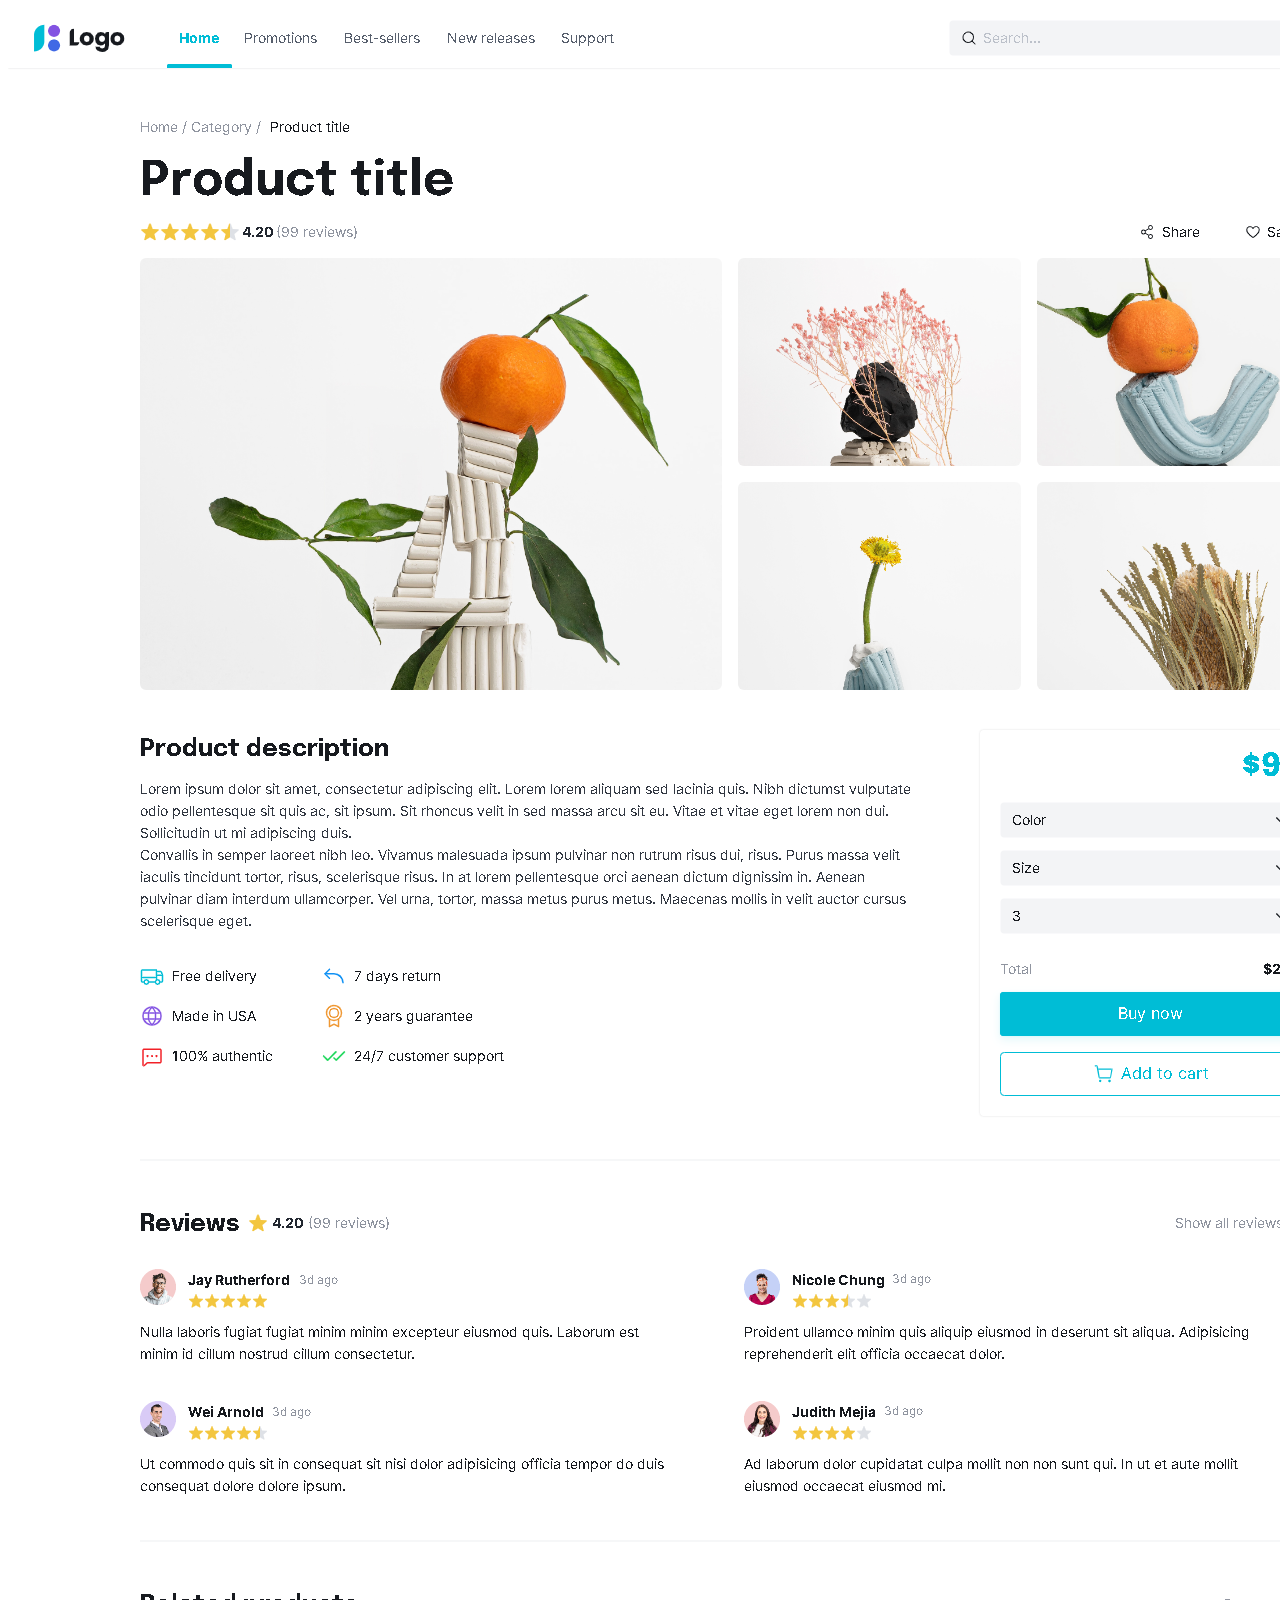
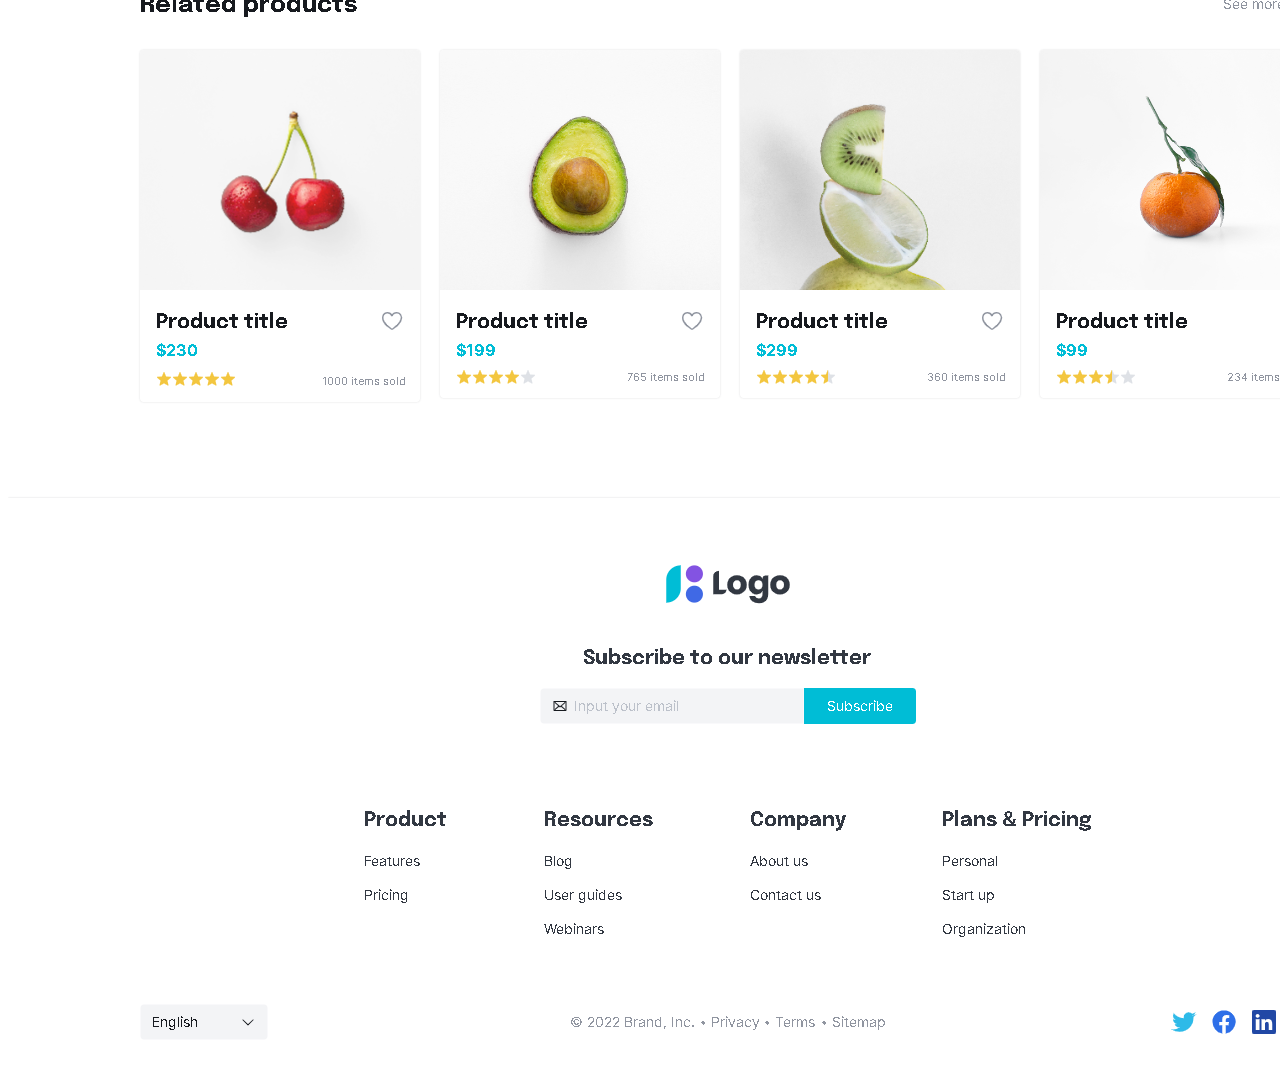
<file: Detail/imgweb.html>
<!DOCTYPE html>
<html lang="en">

<head>
    <meta charset="UTF-8">
    <meta http-equiv="X-UA-Compatible" content="IE=edge">
    <meta name="viewport" content="width=device-width, initial-scale=1.0">
    <title>Web</title>
</head>

<body>
    <div>

        <img src="/Hinh_anh/a_detail.png" style="display: flex;margin: auto;" alt="">
    </div>
</body>

</html>
</file>
